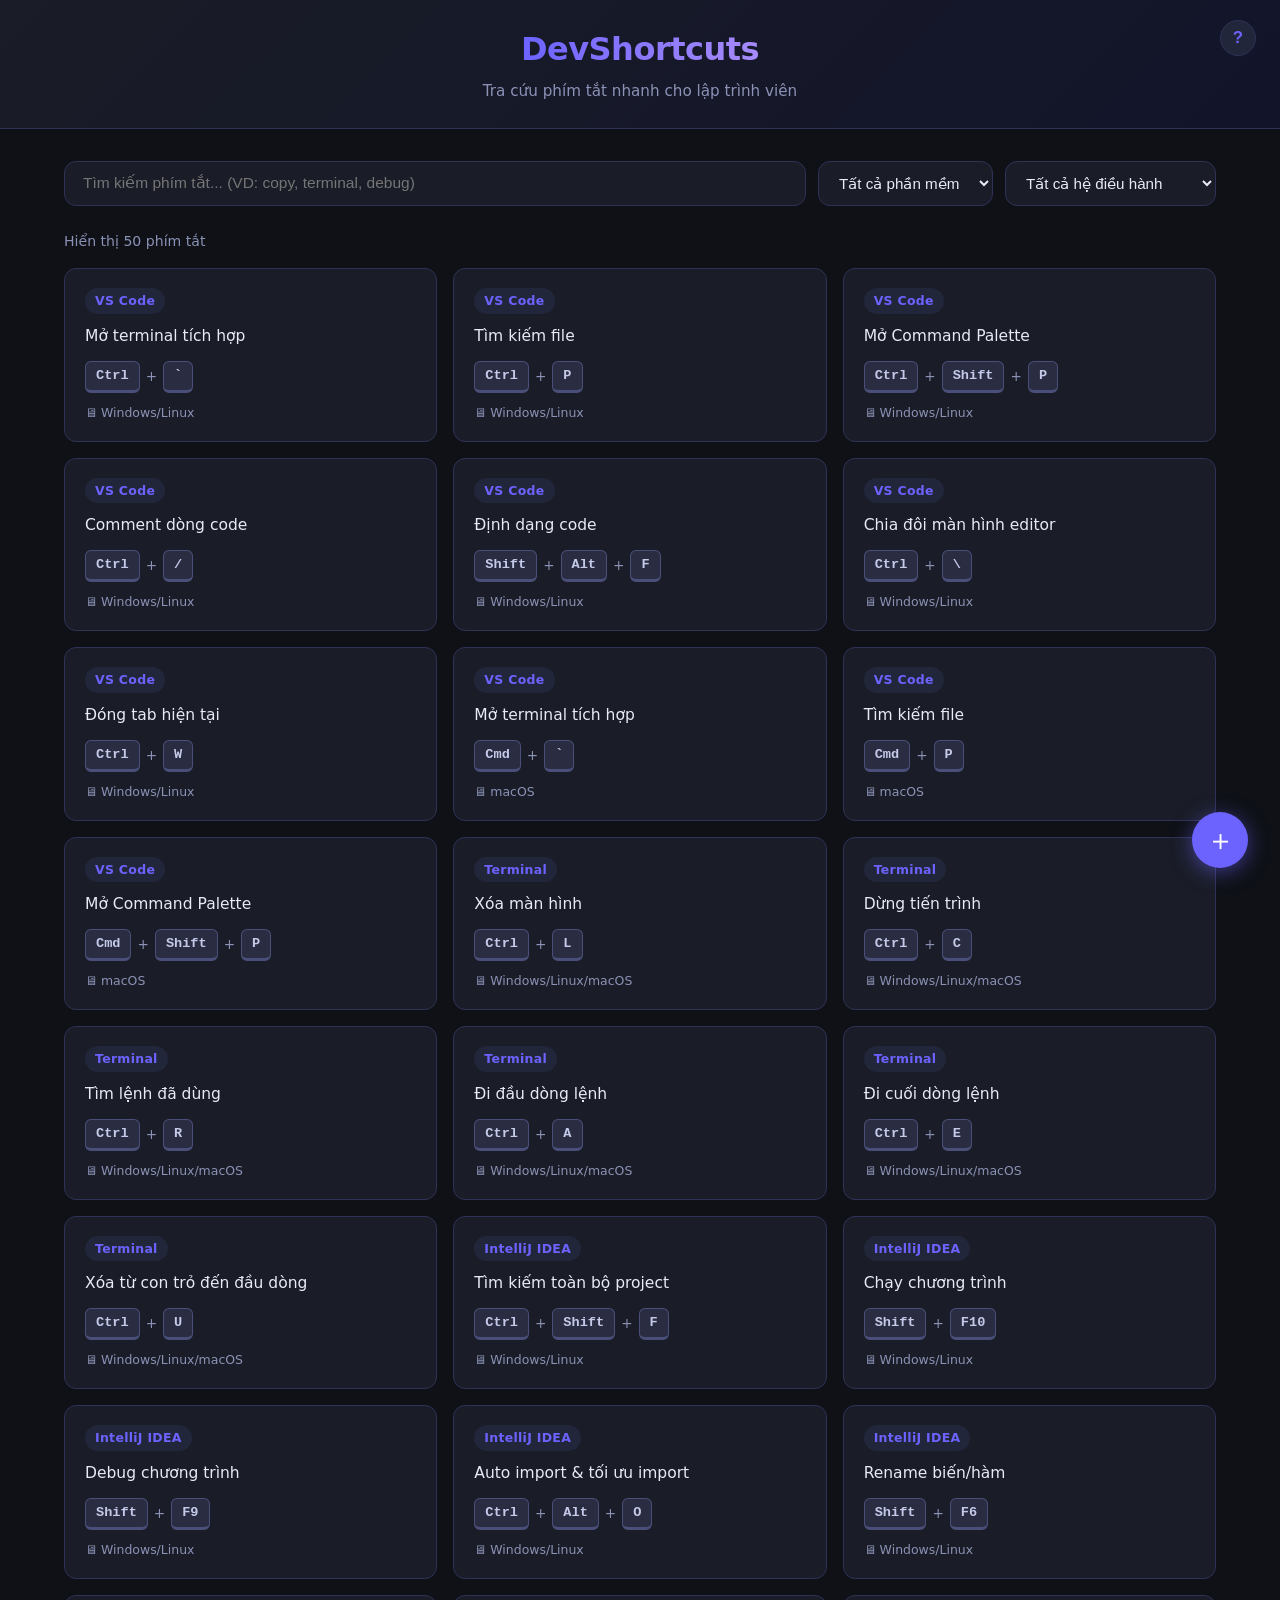
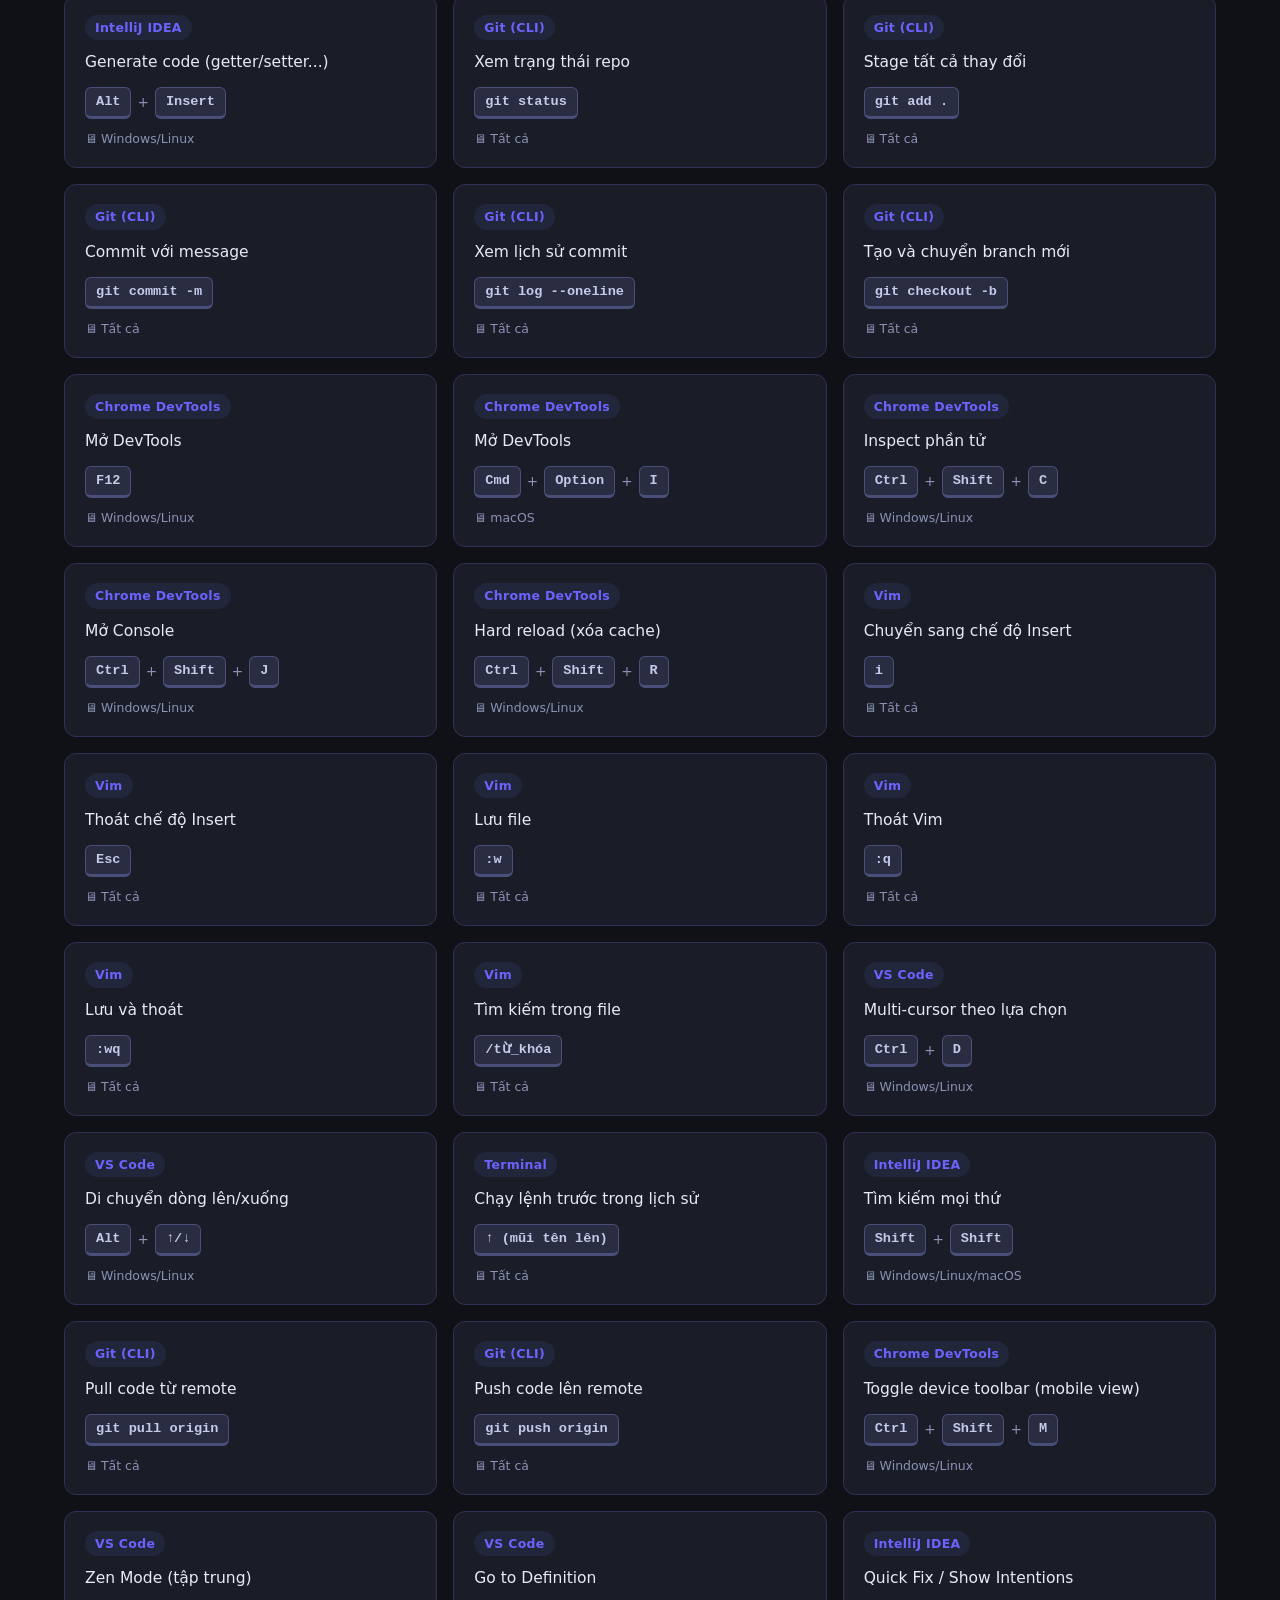
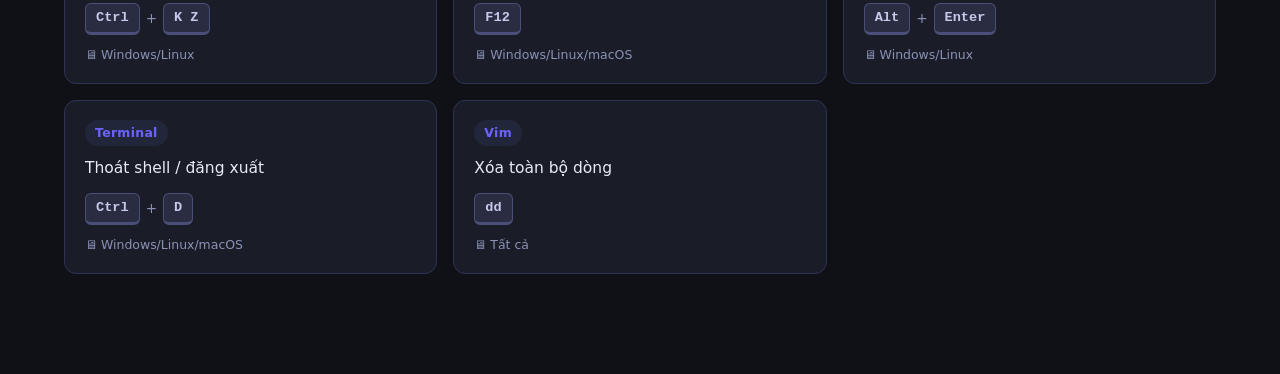
<file: src/index.html>
<!DOCTYPE html>
<html lang="vi">
<head>
  <meta charset="UTF-8" />
  <meta name="viewport" content="width=device-width, initial-scale=1.0"/>
  <title>Sổ Tay Phím Tắt Lập Trình Viên</title>
  <link rel="stylesheet" href="style.css" />
</head>
<body>
  <header>
    <div class="header-inner">
      <div class="logo">DevShortcuts</div>
      <p class="subtitle">Tra cứu phím tắt nhanh cho lập trình viên</p>
    </div>
    <button class="help-btn" id="helpBtn" title="Trợ giúp">?</button>
  </header>

  <main>
    <section class="search-bar">
      <input type="text" id="searchInput" placeholder="Tìm kiếm phím tắt... (VD: copy, terminal, debug)" />
      <select id="softwareFilter">
        <option value="">Tất cả phần mềm</option>
      </select>
      <select id="osFilter">
        <option value="">Tất cả hệ điều hành</option>
      </select>
    </section>

    <section class="results">
      <div class="results-meta" id="resultsMeta"></div>
      <div id="shortcutGrid" class="shortcut-grid"></div>
      <div id="noResult" class="no-result hidden">
        <span>😕</span>
        <p>Không tìm thấy phím tắt nào phù hợp.</p>
        <button id="btnAddFromNoResult">+ Thêm phím tắt của bạn</button>
      </div>
    </section>

    <button class="fab" id="fabAdd" title="Thêm phím tắt mới">＋</button>
  </main>

  <!-- Modal thêm phím tắt -->
  <div class="modal-overlay hidden" id="modalOverlay">
    <div class="modal">
      <h2>Thêm Phím Tắt Mới</h2>
      <form id="addForm">
        <label>Phần mềm <span class="required">*</span>
          <input type="text" id="fSoftware" placeholder="VD: VS Code, Terminal..." required />
        </label>
        <label>Chức năng <span class="required">*</span>
          <input type="text" id="fAction" placeholder="VD: Mở terminal tích hợp" required />
        </label>
        <label>Tổ hợp phím <span class="required">*</span>
          <input type="text" id="fKeys" placeholder="VD: Ctrl + \` " required />
        </label>
        <label>Hệ điều hành
          <select id="fOs">
            <option value="Windows/Linux">Windows/Linux</option>
            <option value="macOS">macOS</option>
            <option value="Tất cả">Tất cả</option>
          </select>
        </label>
        <div id="formError" class="form-error hidden"></div>
        <div class="modal-actions">
          <button type="button" id="btnCancel">Hủy</button>
          <button type="submit">Lưu phím tắt</button>
        </div>
      </form>
    </div>
  </div>

  <!-- Modal trợ giúp -->
  <div class="modal-overlay hidden" id="helpOverlay">
    <div class="modal help-modal">
      <div class="help-header">
        <h2>Hướng dẫn sử dụng</h2>
        <button class="close-btn" id="helpClose">✕</button>
      </div>

      <div class="help-section">
        <div>
          <h3>Tìm kiếm phím tắt</h3>
          <p>Nhập từ khóa vào ô tìm kiếm để tìm theo <strong>tên chức năng</strong>, <strong>tổ hợp phím</strong> hoặc <strong>tên phần mềm</strong>.</p>
          <div class="help-example">VD: gõ "copy", "Ctrl", "debug"...</div>
        </div>
      </div>

      <div class="help-section">
        <div>
          <h3>Lọc theo phần mềm / hệ điều hành</h3>
          <p>Dùng 2 dropdown bên phải thanh tìm kiếm để thu hẹp kết quả theo <strong>phần mềm</strong> cụ thể hoặc <strong>hệ điều hành</strong> (Windows, macOS...).</p>
        </div>
      </div>

      <div class="help-section">
        <div>
          <h3>Thêm phím tắt tùy chỉnh</h3>
          <p>Nhấn nút <strong>＋</strong> ở góc dưới phải để thêm phím tắt của riêng bạn. Phím tắt tùy chỉnh được lưu trên trình duyệt và hiển thị nhãn <em>✦ Tùy chỉnh</em>.</p>
          <div class="help-note">Phím tắt trùng lặp (cùng phần mềm + cùng tổ hợp phím) sẽ không được thêm.</div>
        </div>
      </div>

      <div class="help-section">
        <div>
          <h3>Lưu trữ dữ liệu</h3>
          <p>50 phím tắt mặc định được tải từ file <code>data.json</code>. Phím tắt tùy chỉnh lưu vào <code>localStorage</code> của trình duyệt — dữ liệu vẫn còn sau khi tắt tab.</p>
        </div>
      </div>

      <div class="help-section">
        <div>
          <h3>Phần mềm được hỗ trợ</h3>
          <div class="help-tags">
            <span class="htag">VS Code</span>
            <span class="htag">Terminal</span>
            <span class="htag">IntelliJ IDEA</span>
            <span class="htag">Git (CLI)</span>
            <span class="htag">Chrome DevTools</span>
            <span class="htag">Vim</span>
            <span class="htag">+ Tùy chỉnh</span>
          </div>
        </div>
      </div>
    </div>
  </div>

  <script src="app.js"></script>
</body>
</html>
</file>
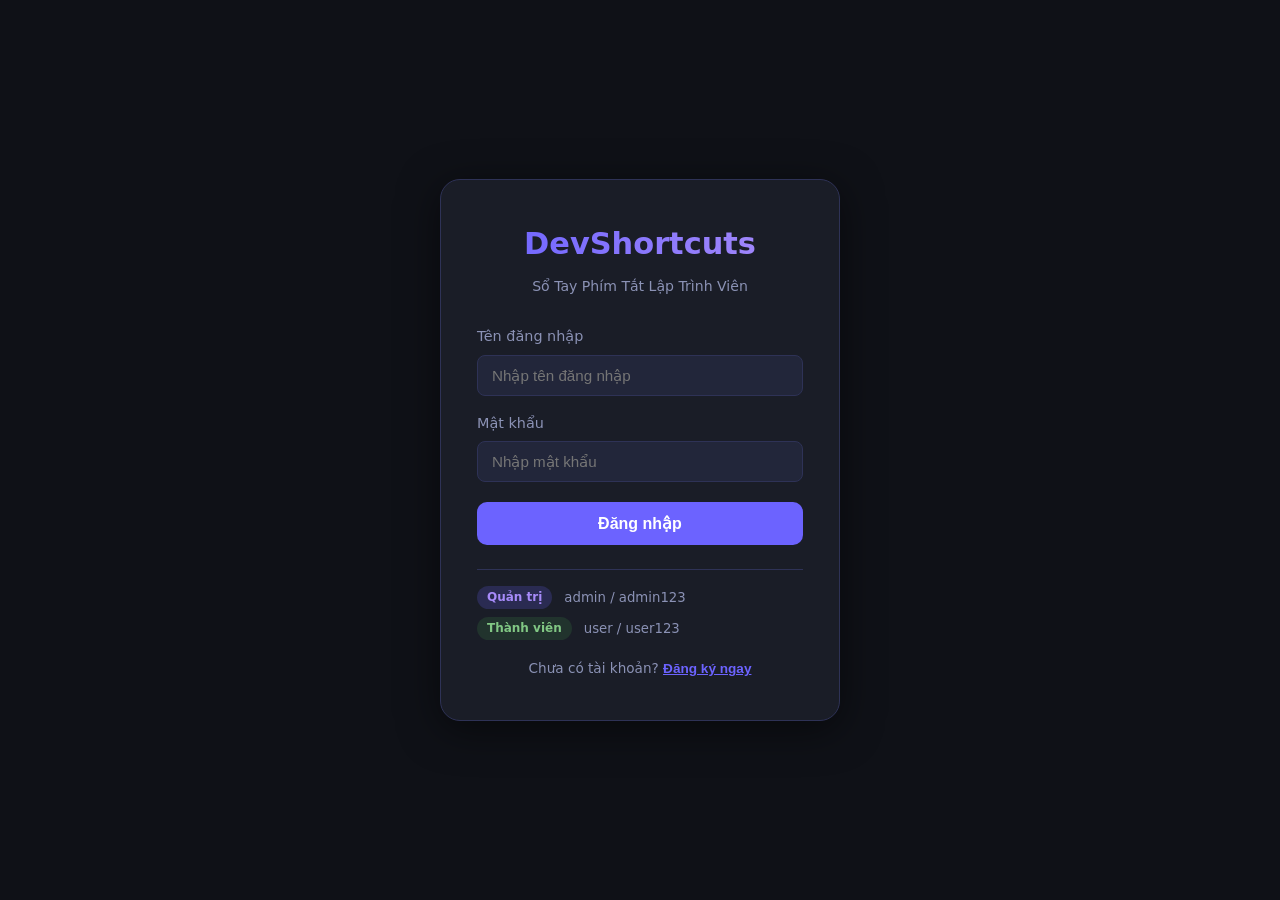
<file: Nhom_12/Code/src/index.html>
<!DOCTYPE html>
<html lang="vi">
<head>
  <meta charset="UTF-8" />
  <meta name="viewport" content="width=device-width, initial-scale=1.0"/>
  <title>DevShortcuts - Sổ Tay Phím Tắt</title>
  <link rel="stylesheet" href="css/style.css" />
</head>
<body>

  <div id="loginPage">
    <div class="login-card">
      <div class="login-logo">DevShortcuts</div>
      <p class="login-subtitle">Sổ Tay Phím Tắt Lập Trình Viên</p>
      <form id="loginForm" autocomplete="off">
        <div id="loginError" class="form-error hidden"></div>
        <label>Tên đăng nhập
          <input type="text" id="loginUsername" placeholder="Nhập tên đăng nhập" autocomplete="off" spellcheck="false" />
        </label>
        <label>Mật khẩu
          <input type="password" id="loginPassword" placeholder="Nhập mật khẩu" autocomplete="new-password" />
        </label>
        <button type="submit" class="btn-login">Đăng nhập</button>
      </form>
      <div class="login-hint">
        <div class="hint-row"><span class="hint-role admin-role">Quản trị</span><span>admin / admin123</span></div>
        <div class="hint-row"><span class="hint-role user-role">Thành viên</span><span>user / user123</span></div>
      </div>
      <p class="register-link">Chưa có tài khoản? <button type="button" id="goRegister">Đăng ký ngay</button></p>
    </div>
  </div>

  <div id="registerPage" class="hidden">
    <div class="login-card">
      <div class="login-logo">DevShortcuts</div>
      <p class="login-subtitle">Tạo tài khoản mới</p>
      <form id="registerForm" autocomplete="off">
        <div id="registerError"  class="form-error hidden"></div>
        <div id="registerSuccess" class="form-success hidden"></div>
        <label>Tên đăng nhập <span class="required">*</span>
          <input type="text" id="regUsername" placeholder="Chỉ chứa chữ cái và số, không dấu cách" autocomplete="off" spellcheck="false" />
        </label>
        <label>Mật khẩu <span class="required">*</span>
          <input type="password" id="regPassword" placeholder="Tối thiểu 6 ký tự" autocomplete="new-password" />
        </label>
        <label>Nhập lại mật khẩu <span class="required">*</span>
          <input type="password" id="regConfirm" placeholder="Nhập lại mật khẩu" autocomplete="new-password" />
        </label>
        <div class="role-notice">Tài khoản mới sẽ được phân quyền: <span class="hint-role user-role" style="font-size:0.8rem">Người dùng</span></div>
        <button type="submit" class="btn-login">Đăng ký</button>
      </form>
      <p class="register-link">Đã có tài khoản? <button type="button" id="goLogin">Đăng nhập</button></p>
    </div>
  </div>

  <div id="appPage" class="hidden">
    <header>
      <div class="header-inner">
        <div class="logo">DevShortcuts</div>
        <p class="subtitle">Tra cứu phím tắt nhanh cho lập trình viên</p>
      </div>
      <div class="header-actions">
        <span id="userBadge" class="user-badge"></span>
        <button class="help-btn" id="helpBtn" title="Trợ giúp">?</button>
        <button class="logout-btn" id="logoutBtn">Đăng xuất</button>
      </div>
    </header>

    <main>
      <section class="search-bar">
        <input type="text" id="searchInput" placeholder="Tìm kiếm phím tắt... (VD: copy, terminal, debug)" />
        <select id="softwareFilter"><option value="">Tất cả phần mềm</option></select>
        <select id="osFilter"><option value="">Lọc theo mặc định</option></select>
        <select id="sortFilter">
          <option value="">Sắp xếp mặc định</option>
          <option value="software">A-Z theo phần mềm</option>
          <option value="action">A-Z theo chức năng</option>
          <option value="newest">Mới nhất trước</option>
          <option value="oldest">Cũ nhất trước</option>
        </select>
        <select id="statusFilter" class="hidden">
          <option value="all">Tất cả trạng thái</option>
          <option value="pending">Chờ duyệt</option>
          <option value="approved">Đã duyệt</option>
        </select>
      </section>

      <section class="results">
        <div class="results-meta" id="resultsMeta"></div>
        <div id="shortcutGrid" class="shortcut-grid"></div>
        <div id="noResult" class="no-result hidden">
          <span>&#128533;</span>
          <p>Không tìm thấy phím tắt nào phù hợp.</p>
          <button id="btnAddFromNoResult">+ Thêm phím tắt của bạn</button>
        </div>
      </section>

      <button class="fab" id="fabAdd" title="Thêm phím tắt mới">&#xff0b;</button>
      <button class="fab fab-edit hidden" id="fabEdit" title="Chế độ chỉnh sửa">&#9998;</button>
    </main>

    <div class="edit-action-bar hidden" id="editActionBar">
      <span id="selectedCount">0 đã chọn</span>
      <div class="actions">
        <button class="btn-update" id="btnUpdateSelected">Sửa</button>
        <button class="btn-delete" id="btnDeleteSelected">Xóa</button>
        <button class="btn-cancel" id="btnCancelEdit">Hủy</button>
      </div>
    </div>

    <div class="modal-overlay hidden" id="modalOverlay">
      <div class="modal">
        <h2 id="modalTitle">Thêm Phím Tắt Mới</h2>
        <form id="addForm">
          <label>Phần mềm <span class="required">*</span>
            <input type="text" id="fSoftware" placeholder="VD: VS Code, Terminal..." required />
          </label>
          <label>Chức năng <span class="required">*</span>
            <input type="text" id="fAction" placeholder="VD: Mở terminal tích hợp" required />
          </label>
          <label>Tổ hợp phím <span class="required">*</span>
            <input type="text" id="fKeys" placeholder="VD: Ctrl + P" required />
          </label>
          <label>Hệ điều hành
            <select id="fOs">
              <option value="Windows/Linux">Windows/Linux</option>
              <option value="macOS">macOS</option>
              <option value="Windows/Linux/macOS">Windows/Linux/macOS</option>
            </select>
          </label>
          <div id="formError" class="form-error hidden"></div>
          <div class="modal-actions">
            <button type="button" id="btnCancel">Hủy</button>
            <button type="submit" id="btnSubmit">Lưu phím tắt</button>
          </div>
        </form>
      </div>
    </div>

    <div class="modal-overlay hidden" id="helpOverlay">
      <div class="modal help-modal">
        <div class="help-header">
          <h2>Hướng dẫn sử dụng</h2>
          <button class="close-btn" id="helpClose">&#10005;</button>
        </div>
        <div class="help-section">
          <div>
            <h3>Tìm kiếm phím tắt</h3>
            <p>Nhập từ khóa để tìm theo <strong>tên chức năng</strong>, <strong>tổ hợp phím</strong> hoặc <strong>tên phần mềm</strong>.</p>
            <div class="help-example">VD: gõ "copy", "Ctrl", "debug"...</div>
          </div>
        </div>
        <div class="help-section">
          <div>
            <h3>Lọc và sắp xếp</h3>
            <p>Dùng danh sách chọn để lọc theo <strong>phần mềm</strong>, <strong>hệ điều hành</strong> và sắp xếp A-Z.</p>
          </div>
        </div>
        <div class="help-section">
          <div>
            <h3>Thêm phím tắt tùy chỉnh</h3>
            <p>Nhấn nút <strong>+</strong> góc dưới phải. Phím tắt tùy chỉnh được lưu vào <code>localStorage</code>.</p>
            <div class="help-note">Lưu ý: Phím tắt trùng lặp sẽ không được thêm.</div>
          </div>
        </div>
        <div class="help-section admin-only-help hidden" id="adminHelpSection">
          <div>
            <h3>Chế độ chỉnh sửa (Dành cho Quản trị)</h3>
            <p>Nhấn biểu tượng cây bút <strong>&#9998;</strong> để bật chế độ quản lý. Chọn các thẻ phím tắt rồi nhấn <strong>Sửa</strong> hoặc <strong>Xóa</strong>.</p>
          </div>
        </div>
        <div class="help-shortcut-tip">
          <span>Mẹo:</span> Nhấn <kbd>Esc</kbd> hoặc nhấn ra ngoài vùng hộp thoại để đóng.
        </div>
      </div>
    </div>
  </div>

  <script src="js/globals.js"></script>
  <script src="js/auth.js"></script>
  <script src="js/data.js"></script>
  <script src="js/render.js"></script>
  <script src="js/ui.js"></script>
</body>
</html>
</file>
<file: src/style.css>
/* ===== Reset & Base ===== */
*, *::before, *::after { box-sizing: border-box; margin: 0; padding: 0; }

:root {
  --bg: #0f1117;
  --surface: #1a1d27;
  --surface2: #22263a;
  --accent: #6c63ff;
  --accent-hover: #8b85ff;
  --text: #e8eaf6;
  --text-muted: #8b92b5;
  --border: #2e3256;
  --success: #4caf50;
  --error: #f44336;
  --key-bg: #2a2d42;
  --key-border: #4a4f7a;
  --radius: 12px;
  --shadow: 0 4px 24px rgba(0,0,0,0.4);
}

body {
  background: var(--bg);
  color: var(--text);
  font-family: 'Segoe UI', system-ui, -apple-system, sans-serif;
  min-height: 100vh;
  line-height: 1.6;
}

/* ===== Header ===== */
header {
  background: linear-gradient(135deg, #1a1d27 0%, #12142a 100%);
  border-bottom: 1px solid var(--border);
  padding: 24px 32px;
  text-align: center;
}
.logo {
  font-size: 2rem;
  font-weight: 700;
  background: linear-gradient(90deg, var(--accent), #a78bfa);
  -webkit-background-clip: text;
  -webkit-text-fill-color: transparent;
  background-clip: text;
  letter-spacing: -0.5px;
}
.subtitle {
  color: var(--text-muted);
  font-size: 0.95rem;
  margin-top: 4px;
}

/* ===== Main ===== */
main {
  max-width: 1200px;
  margin: 0 auto;
  padding: 32px 24px 100px;
}

/* ===== Search Bar ===== */
.search-bar {
  display: flex;
  gap: 12px;
  margin-bottom: 24px;
  flex-wrap: wrap;
}
.search-bar input[type="text"] {
  flex: 1;
  min-width: 240px;
  padding: 12px 18px;
  background: var(--surface);
  border: 1px solid var(--border);
  border-radius: var(--radius);
  color: var(--text);
  font-size: 0.97rem;
  outline: none;
  transition: border-color 0.2s;
}
.search-bar input[type="text"]:focus { border-color: var(--accent); }
.search-bar select {
  padding: 12px 16px;
  background: var(--surface);
  border: 1px solid var(--border);
  border-radius: var(--radius);
  color: var(--text);
  font-size: 0.95rem;
  cursor: pointer;
  outline: none;
}
.search-bar select:focus { border-color: var(--accent); }

/* ===== Results Meta ===== */
.results-meta {
  color: var(--text-muted);
  font-size: 0.88rem;
  margin-bottom: 16px;
  min-height: 20px;
}

/* ===== Grid ===== */
.shortcut-grid {
  display: grid;
  grid-template-columns: repeat(auto-fill, minmax(300px, 1fr));
  gap: 16px;
}

/* ===== Card ===== */
.card {
  background: var(--surface);
  border: 1px solid var(--border);
  border-radius: var(--radius);
  padding: 18px 20px;
  transition: transform 0.15s, border-color 0.15s, box-shadow 0.15s;
  position: relative;
}
.card:hover {
  transform: translateY(-2px);
  border-color: var(--accent);
  box-shadow: 0 6px 24px rgba(108,99,255,0.15);
}
.card-software {
  display: inline-block;
  background: var(--surface2);
  color: var(--accent);
  font-size: 0.78rem;
  font-weight: 600;
  padding: 3px 10px;
  border-radius: 20px;
  margin-bottom: 10px;
  letter-spacing: 0.3px;
}
.card-software.custom-tag {
  background: rgba(76,175,80,0.15);
  color: #81c784;
}
.card-action {
  font-size: 0.97rem;
  font-weight: 500;
  color: var(--text);
  margin-bottom: 12px;
}
.card-keys {
  display: flex;
  align-items: center;
  gap: 6px;
  flex-wrap: wrap;
  margin-bottom: 10px;
}
.key-badge {
  display: inline-flex;
  align-items: center;
  background: var(--key-bg);
  border: 1px solid var(--key-border);
  border-bottom: 3px solid var(--key-border);
  border-radius: 6px;
  padding: 3px 10px;
  font-family: 'Consolas', 'Courier New', monospace;
  font-size: 0.85rem;
  color: #c5cae9;
  font-weight: 600;
}
.key-plus { color: var(--text-muted); font-size: 0.85rem; }
.card-os {
  font-size: 0.78rem;
  color: var(--text-muted);
}
.card-custom-badge {
  position: absolute;
  top: 12px;
  right: 14px;
  background: rgba(76,175,80,0.2);
  color: #81c784;
  font-size: 0.7rem;
  padding: 2px 8px;
  border-radius: 20px;
  font-weight: 600;
}

/* ===== No Result ===== */
.no-result {
  text-align: center;
  padding: 60px 20px;
  color: var(--text-muted);
}
.no-result span { font-size: 3rem; display: block; margin-bottom: 12px; }
.no-result p { margin-bottom: 20px; font-size: 1rem; }
.no-result button {
  background: var(--accent);
  color: #fff;
  border: none;
  padding: 10px 22px;
  border-radius: var(--radius);
  font-size: 0.95rem;
  cursor: pointer;
  transition: background 0.2s;
}
.no-result button:hover { background: var(--accent-hover); }

/* ===== FAB ===== */
.fab {
  position: fixed;
  bottom: 32px;
  right: 32px;
  width: 56px;
  height: 56px;
  background: var(--accent);
  color: #fff;
  border: none;
  border-radius: 50%;
  font-size: 1.8rem;
  line-height: 1;
  cursor: pointer;
  box-shadow: 0 4px 20px rgba(108,99,255,0.5);
  transition: background 0.2s, transform 0.15s;
  z-index: 100;
  display: flex;
  align-items: center;
  justify-content: center;
}
.fab:hover { background: var(--accent-hover); transform: scale(1.08); }

/* ===== Modal ===== */
.modal-overlay {
  position: fixed;
  inset: 0;
  background: rgba(0,0,0,0.65);
  backdrop-filter: blur(4px);
  display: flex;
  align-items: center;
  justify-content: center;
  z-index: 200;
  padding: 20px;
}
.modal {
  background: var(--surface);
  border: 1px solid var(--border);
  border-radius: 16px;
  padding: 32px;
  width: 100%;
  max-width: 480px;
  box-shadow: var(--shadow);
}
.modal h2 {
  font-size: 1.2rem;
  font-weight: 700;
  margin-bottom: 24px;
  color: var(--text);
}
.modal label {
  display: flex;
  flex-direction: column;
  gap: 6px;
  font-size: 0.9rem;
  color: var(--text-muted);
  margin-bottom: 16px;
}
.required { color: #f44336; }
.modal input, .modal select {
  background: var(--surface2);
  border: 1px solid var(--border);
  border-radius: 8px;
  color: var(--text);
  padding: 10px 14px;
  font-size: 0.95rem;
  outline: none;
  transition: border-color 0.2s;
}
.modal input:focus, .modal select:focus { border-color: var(--accent); }
.modal-actions {
  display: flex;
  gap: 12px;
  justify-content: flex-end;
  margin-top: 8px;
}
.modal-actions button {
  padding: 10px 24px;
  border-radius: 8px;
  font-size: 0.95rem;
  cursor: pointer;
  border: none;
  font-weight: 600;
  transition: background 0.2s;
}
.modal-actions button[type="button"] {
  background: var(--surface2);
  color: var(--text-muted);
}
.modal-actions button[type="button"]:hover { background: var(--border); }
.modal-actions button[type="submit"] {
  background: var(--accent);
  color: #fff;
}
.modal-actions button[type="submit"]:hover { background: var(--accent-hover); }
.form-error {
  background: rgba(244,67,54,0.1);
  border: 1px solid rgba(244,67,54,0.3);
  color: #ef9a9a;
  border-radius: 8px;
  padding: 10px 14px;
  font-size: 0.88rem;
  margin-bottom: 8px;
}

/* ===== Utility ===== */
.hidden { display: none !important; }

/* ===== Responsive ===== */
@media (max-width: 600px) {
  main { padding: 20px 16px 100px; }
  .search-bar { flex-direction: column; }
  .shortcut-grid { grid-template-columns: 1fr; }
}

/* ===== Help Button ===== */
.header-inner {
  display: flex;
  flex-direction: column;
  align-items: center;
}
header {
  position: relative;
}
.help-btn {
  position: absolute;
  top: 20px;
  right: 24px;
  width: 36px;
  height: 36px;
  background: var(--surface2);
  border: 1.5px solid var(--border);
  border-radius: 50%;
  color: var(--accent);
  font-size: 1.05rem;
  font-weight: 700;
  cursor: pointer;
  transition: background 0.2s, border-color 0.2s, transform 0.15s;
  display: flex;
  align-items: center;
  justify-content: center;
}
.help-btn:hover {
  background: var(--accent);
  color: #fff;
  border-color: var(--accent);
  transform: scale(1.1);
}

/* ===== Help Modal ===== */
.help-modal {
  max-width: 540px;
  max-height: 85vh;
  overflow-y: auto;
  padding: 28px 32px;
}
.help-header {
  display: flex;
  align-items: center;
  justify-content: space-between;
  margin-bottom: 24px;
}
.help-header h2 {
  font-size: 1.15rem;
  margin-bottom: 0;
}
.close-btn {
  background: var(--surface2);
  border: 1px solid var(--border);
  color: var(--text-muted);
  width: 32px;
  height: 32px;
  border-radius: 8px;
  font-size: 0.9rem;
  cursor: pointer;
  display: flex;
  align-items: center;
  justify-content: center;
  transition: background 0.2s, color 0.2s;
}
.close-btn:hover { background: var(--border); color: var(--text); }

.help-section {
  display: flex;
  gap: 16px;
  align-items: flex-start;
  padding: 16px 0;
  border-bottom: 1px solid var(--border);
}
.help-section:last-of-type { border-bottom: none; }
.help-section h3 {
  font-size: 0.95rem;
  font-weight: 600;
  margin-bottom: 6px;
  color: var(--text);
}
.help-section p {
  font-size: 0.88rem;
  color: var(--text-muted);
  line-height: 1.6;
}
.help-section strong { color: var(--text); }
.help-section em { color: #81c784; font-style: normal; }
.help-section code {
  background: var(--key-bg);
  border: 1px solid var(--key-border);
  border-radius: 4px;
  padding: 1px 6px;
  font-size: 0.82rem;
  font-family: 'Consolas', monospace;
  color: #c5cae9;
}
.help-example {
  margin-top: 8px;
  background: var(--surface2);
  border-left: 3px solid var(--accent);
  padding: 6px 12px;
  border-radius: 0 6px 6px 0;
  font-size: 0.83rem;
  color: var(--text-muted);
}
.help-note {
  margin-top: 8px;
  background: rgba(244,67,54,0.08);
  border: 1px solid rgba(244,67,54,0.2);
  border-radius: 6px;
  padding: 7px 12px;
  font-size: 0.82rem;
  color: #ef9a9a;
}
.help-tags {
  display: flex;
  flex-wrap: wrap;
  gap: 8px;
  margin-top: 8px;
}
.htag {
  background: var(--surface2);
  border: 1px solid var(--border);
  color: var(--accent);
  border-radius: 20px;
  padding: 3px 12px;
  font-size: 0.8rem;
  font-weight: 500;
}
</file>
<file: Nhom_12/Code/src/css/style.css>
/* Reset & Base */
*, *::before, *::after { box-sizing: border-box; margin: 0; padding: 0; }

:root {
  --bg: #0f1117;
  --surface: #1a1d27;
  --surface2: #22263a;
  --accent: #6c63ff;
  --accent-hover: #8b85ff;
  --text: #e8eaf6;
  --text-muted: #8b92b5;
  --border: #2e3256;
  --success: #4caf50;
  --error: #f44336;
  --key-bg: #2a2d42;
  --key-border: #4a4f7a;
  --radius: 12px;
  --shadow: 0 4px 24px rgba(0,0,0,0.4);
}

body {
  background: var(--bg);
  color: var(--text);
  font-family: 'Segoe UI', system-ui, -apple-system, sans-serif;
  min-height: 100vh;
  line-height: 1.6;
}

/* Header */
header {
  background: linear-gradient(135deg, #1a1d27 0%, #12142a 100%);
  border-bottom: 1px solid var(--border);
  padding: 24px 32px;
  text-align: center;
}
.logo {
  font-size: 2rem;
  font-weight: 700;
  background: linear-gradient(90deg, var(--accent), #a78bfa);
  -webkit-background-clip: text;
  -webkit-text-fill-color: transparent;
  background-clip: text;
  letter-spacing: -0.5px;
}
.subtitle {
  color: var(--text-muted);
  font-size: 0.95rem;
  margin-top: 4px;
}

/* Main */
main {
  max-width: 1200px;
  margin: 0 auto;
  padding: 32px 24px 100px;
}

/* Search Bar */
.search-bar {
  display: flex;
  gap: 12px;
  margin-bottom: 24px;
  flex-wrap: wrap;
}
.search-bar input[type="text"] {
  flex: 1;
  min-width: 240px;
  padding: 12px 18px;
  background: var(--surface);
  border: 1px solid var(--border);
  border-radius: var(--radius);
  color: var(--text);
  font-size: 0.97rem;
  outline: none;
  transition: border-color 0.2s;
}
.search-bar input[type="text"]:focus { border-color: var(--accent); }
.search-bar select {
  padding: 12px 16px;
  background: var(--surface);
  border: 1px solid var(--border);
  border-radius: var(--radius);
  color: var(--text);
  font-size: 0.95rem;
  cursor: pointer;
  outline: none;
}
.search-bar select:focus { border-color: var(--accent); }

/* Results Meta */
.results-meta {
  color: var(--text-muted);
  font-size: 0.88rem;
  margin-bottom: 16px;
  min-height: 20px;
}

/* Grid */
.shortcut-grid {
  display: grid;
  grid-template-columns: repeat(auto-fill, minmax(300px, 1fr));
  gap: 16px;
}

/* Card */
.card {
  background: var(--surface);
  border: 1px solid var(--border);
  border-radius: var(--radius);
  padding: 18px 20px;
  transition: transform 0.15s, border-color 0.15s, box-shadow 0.15s;
  position: relative;
}
.card:hover {
  transform: translateY(-2px);
  border-color: var(--accent);
  box-shadow: 0 6px 24px rgba(108,99,255,0.15);
}
.card-software {
  display: inline-block;
  background: var(--surface2);
  color: var(--accent);
  font-size: 0.78rem;
  font-weight: 600;
  padding: 3px 10px;
  border-radius: 20px;
  margin-bottom: 10px;
  letter-spacing: 0.3px;
}
.card-software.custom-tag {
  background: rgba(76,175,80,0.15);
  color: #81c784;
}
.card-action {
  font-size: 0.97rem;
  font-weight: 500;
  color: var(--text);
  margin-bottom: 12px;
}
.card-keys {
  display: flex;
  align-items: center;
  gap: 6px;
  flex-wrap: wrap;
  margin-bottom: 10px;
}
.key-badge {
  display: inline-flex;
  align-items: center;
  background: var(--key-bg);
  border: 1px solid var(--key-border);
  border-bottom: 3px solid var(--key-border);
  border-radius: 6px;
  padding: 3px 10px;
  font-family: 'Consolas', 'Courier New', monospace;
  font-size: 0.85rem;
  color: #c5cae9;
  font-weight: 600;
}
.key-plus { color: var(--text-muted); font-size: 0.85rem; }
.card-os {
  font-size: 0.78rem;
  color: var(--text-muted);
}
.card-custom-badge {
  position: absolute;
  top: 12px;
  right: 14px;
  background: rgba(76,175,80,0.2);
  color: #81c784;
  font-size: 0.7rem;
  padding: 2px 8px;
  border-radius: 20px;
  font-weight: 600;
}

/* No Result */
.no-result {
  text-align: center;
  padding: 60px 20px;
  color: var(--text-muted);
}
.no-result span { font-size: 3rem; display: block; margin-bottom: 12px; }
.no-result p { margin-bottom: 20px; font-size: 1rem; }
.no-result button {
  background: var(--accent);
  color: #fff;
  border: none;
  padding: 10px 22px;
  border-radius: var(--radius);
  font-size: 0.95rem;
  cursor: pointer;
  transition: background 0.2s;
}
.no-result button:hover { background: var(--accent-hover); }

/* FAB */
.fab {
  position: fixed;
  bottom: 32px;
  right: 32px;
  width: 56px;
  height: 56px;
  background: var(--accent);
  color: #fff;
  border: none;
  border-radius: 50%;
  font-size: 1.8rem;
  line-height: 1;
  cursor: pointer;
  box-shadow: 0 4px 20px rgba(108,99,255,0.5);
  transition: background 0.2s, transform 0.15s;
  z-index: 100;
  display: flex;
  align-items: center;
  justify-content: center;
}
.fab:hover { background: var(--accent-hover); transform: scale(1.08); }

/* Modal */
.modal-overlay {
  position: fixed;
  inset: 0;
  background: rgba(0,0,0,0.65);
  backdrop-filter: blur(4px);
  display: flex;
  align-items: center;
  justify-content: center;
  z-index: 200;
  padding: 20px;
}
.modal {
  background: var(--surface);
  border: 1px solid var(--border);
  border-radius: 16px;
  padding: 32px;
  width: 100%;
  max-width: 480px;
  box-shadow: var(--shadow);
}
.modal h2 {
  font-size: 1.2rem;
  font-weight: 700;
  margin-bottom: 24px;
  color: var(--text);
}
.modal label {
  display: flex;
  flex-direction: column;
  gap: 6px;
  font-size: 0.9rem;
  color: var(--text-muted);
  margin-bottom: 16px;
}
.required { color: #f44336; }
.modal input, .modal select {
  background: var(--surface2);
  border: 1px solid var(--border);
  border-radius: 8px;
  color: var(--text);
  padding: 10px 14px;
  font-size: 0.95rem;
  outline: none;
  transition: border-color 0.2s;
}
.modal input:focus, .modal select:focus { border-color: var(--accent); }
.modal-actions {
  display: flex;
  gap: 12px;
  justify-content: flex-end;
  margin-top: 8px;
}
.modal-actions button {
  padding: 10px 24px;
  border-radius: 8px;
  font-size: 0.95rem;
  cursor: pointer;
  border: none;
  font-weight: 600;
  transition: background 0.2s;
}
.modal-actions button[type="button"] {
  background: var(--surface2);
  color: var(--text-muted);
}
.modal-actions button[type="button"]:hover { background: var(--border); }
.modal-actions button[type="submit"] {
  background: var(--accent);
  color: #fff;
}
.modal-actions button[type="submit"]:hover { background: var(--accent-hover); }
.form-error {
  background: rgba(244,67,54,0.1);
  border: 1px solid rgba(244,67,54,0.3);
  color: #ef9a9a;
  border-radius: 8px;
  padding: 10px 14px;
  font-size: 0.88rem;
  margin-bottom: 8px;
}

/* Utility */
.hidden { display: none !important; }

/* Responsive */
@media (max-width: 600px) {
  main { padding: 20px 16px 100px; }
  .search-bar { flex-direction: column; }
  .shortcut-grid { grid-template-columns: 1fr; }
}

/* Help Button */
.header-inner {
  display: flex;
  flex-direction: column;
  align-items: center;
}
header {
  position: relative;
}
.help-btn {
  position: absolute;
  top: 50px;
  right: 24px;
  width: 36px;
  height: 36px;
  background: var(--surface2);
  border: 1.5px solid var(--border);
  border-radius: 50%;
  color: var(--accent);
  font-size: 1.05rem;
  font-weight: 700;
  cursor: pointer;
  transition: background 0.2s, border-color 0.2s, transform 0.15s;
  display: flex;
  align-items: center;
  justify-content: center;
}
.help-btn:hover {
  background: var(--accent);
  color: #fff;
  border-color: var(--accent);
  transform: scale(1.1);
}

/* Help Modal */
.help-modal {
  max-width: 540px;
  max-height: 85vh;
  overflow-y: auto;
  padding: 28px 32px;
}
.help-header {
  display: flex;
  align-items: center;
  justify-content: space-between;
  margin-bottom: 24px;
}
.help-header h2 {
  font-size: 1.15rem;
  margin-bottom: 0;
}
.close-btn {
  background: var(--surface2);
  border: 1px solid var(--border);
  color: var(--text-muted);
  width: 32px;
  height: 32px;
  border-radius: 8px;
  font-size: 0.9rem;
  cursor: pointer;
  display: flex;
  align-items: center;
  justify-content: center;
  transition: background 0.2s, color 0.2s;
}
.close-btn:hover { background: var(--border); color: var(--text); }

.help-section {
  display: flex;
  gap: 16px;
  align-items: flex-start;
  padding: 16px 0;
  border-bottom: 1px solid var(--border);
}
.help-section:last-of-type { border-bottom: none; }
.help-section h3 {
  font-size: 0.95rem;
  font-weight: 600;
  margin-bottom: 6px;
  color: var(--text);
}
.help-section p {
  font-size: 0.88rem;
  color: var(--text-muted);
  line-height: 1.6;
}
.help-section strong { color: var(--text); }
.help-section em { color: #81c784; font-style: normal; }
.help-section code {
  background: var(--key-bg);
  border: 1px solid var(--key-border);
  border-radius: 4px;
  padding: 1px 6px;
  font-size: 0.82rem;
  font-family: 'Consolas', monospace;
  color: #c5cae9;
}
.help-example {
  margin-top: 8px;
  background: var(--surface2);
  border-left: 3px solid var(--accent);
  padding: 6px 12px;
  border-radius: 0 6px 6px 0;
  font-size: 0.83rem;
  color: var(--text-muted);
}
.help-note {
  margin-top: 8px;
  background: rgba(244,67,54,0.08);
  border: 1px solid rgba(244,67,54,0.2);
  border-radius: 6px;
  padding: 7px 12px;
  font-size: 0.82rem;
  color: #ef9a9a;
}
.help-tags {
  display: flex;
  flex-wrap: wrap;
  gap: 8px;
  margin-top: 8px;
}
.htag {
  background: var(--surface2);
  border: 1px solid var(--border);
  color: var(--accent);
  border-radius: 20px;
  padding: 3px 12px;
  font-size: 0.8rem;
  font-weight: 500;
}
.help-shortcut-tip {
  margin-top: 18px;
  background: rgba(108,99,255,0.08);
  border: 1px solid rgba(108,99,255,0.2);
  border-radius: 8px;
  padding: 10px 16px;
  font-size: 0.85rem;
  color: var(--text-muted);
  display: flex;
  align-items: center;
  gap: 8px;
}
.help-shortcut-tip span { color: var(--accent); font-weight: 600; }
.help-shortcut-tip kbd {
  background: var(--key-bg);
  border: 1px solid var(--key-border);
  border-bottom: 2px solid var(--key-border);
  border-radius: 4px;
  padding: 1px 7px;
  font-family: monospace;
  font-size: 0.82rem;
  color: #c5cae9;
}

/* LOGIN PAGE */
#loginPage {
  min-height: 100vh;
  display: flex;
  align-items: center;
  justify-content: center;
  background: var(--bg);
  padding: 20px;
}
.login-card {
  background: var(--surface);
  border: 1px solid var(--border);
  border-radius: 20px;
  padding: 40px 36px;
  width: 100%;
  max-width: 400px;
  box-shadow: 0 8px 40px rgba(0,0,0,0.5);
}
.login-logo {
  font-size: 1.9rem;
  font-weight: 700;
  background: linear-gradient(90deg, var(--accent), #a78bfa);
  -webkit-background-clip: text;
  -webkit-text-fill-color: transparent;
  background-clip: text;
  text-align: center;
  margin-bottom: 6px;
}
.login-subtitle {
  text-align: center;
  color: var(--text-muted);
  font-size: 0.88rem;
  margin-bottom: 28px;
}
#loginForm label, #registerForm label {
  display: flex;
  flex-direction: column;
  gap: 6px;
  font-size: 0.9rem;
  color: var(--text-muted);
  margin-bottom: 16px;
}
#loginForm input, #registerForm input {
  background: var(--surface2);
  border: 1px solid var(--border);
  border-radius: 8px;
  color: var(--text);
  padding: 11px 14px;
  font-size: 0.95rem;
  outline: none;
  transition: border-color 0.2s;
}
#loginForm input:focus, #registerForm input:focus { border-color: var(--accent); }
.btn-login {
  width: 100%;
  padding: 12px;
  background: var(--accent);
  color: #fff;
  border: none;
  border-radius: 10px;
  font-size: 1rem;
  font-weight: 600;
  cursor: pointer;
  margin-top: 4px;
  transition: background 0.2s, transform 0.1s;
}
.btn-login:hover { background: var(--accent-hover); transform: translateY(-1px); }
.login-hint {
  margin-top: 24px;
  border-top: 1px solid var(--border);
  padding-top: 16px;
  display: flex;
  flex-direction: column;
  gap: 8px;
}
.hint-row {
  display: flex;
  align-items: center;
  gap: 12px;
  font-size: 0.83rem;
  color: var(--text-muted);
}
.hint-role {
  display: inline-block;
  padding: 2px 10px;
  border-radius: 20px;
  font-size: 0.75rem;
  font-weight: 700;
  min-width: 52px;
  text-align: center;
}
.admin-role { background: rgba(108,99,255,0.2); color: #a78bfa; }
.user-role  { background: rgba(76,175,80,0.15); color: #81c784; }

/* HEADER ACTIONS */
header { position: relative; }
.header-inner { display: flex; flex-direction: column; align-items: center; }
.header-actions {
  position: absolute;
  top: 18px;
  right: 20px;
  display: flex;
  align-items: center;
  gap: 10px;
}
.user-badge {
  font-size: 0.78rem;
  font-weight: 700;
  padding: 4px 12px;
  border-radius: 20px;
}
.user-badge.role-admin { background: rgba(108,99,255,0.2); color: #a78bfa; }
.user-badge.role-user  { background: rgba(76,175,80,0.15); color: #81c784; }
.logout-btn {
  background: var(--surface2);
  border: 1px solid var(--border);
  color: var(--text-muted);
  padding: 6px 14px;
  border-radius: 8px;
  font-size: 0.82rem;
  font-weight: 600;
  cursor: pointer;
  transition: background 0.2s, color 0.2s;
}
.logout-btn:hover {
  background: rgba(244,67,54,0.15);
  color: #ef9a9a;
  border-color: rgba(244,67,54,0.3);
}

/* HELP EXTRAS */
.help-icon { font-size: 1.4rem; min-width: 32px; text-align: center; margin-top: 2px; }
.help-note {
  margin-top: 8px;
  background: rgba(244,67,54,0.08);
  border: 1px solid rgba(244,67,54,0.2);
  border-radius: 6px;
  padding: 7px 12px;
  font-size: 0.82rem;
  color: #ef9a9a;
}
.help-example {
  margin-top: 8px;
  background: var(--surface2);
  border-left: 3px solid var(--accent);
  padding: 6px 12px;
  border-radius: 0 6px 6px 0;
  font-size: 0.83rem;
  color: var(--text-muted);
}
.help-shortcut-tip {
  margin-top: 18px;
  background: rgba(108,99,255,0.08);
  border: 1px solid rgba(108,99,255,0.2);
  border-radius: 8px;
  padding: 10px 16px;
  font-size: 0.85rem;
  color: var(--text-muted);
  display: flex;
  align-items: center;
  gap: 8px;
}
.help-shortcut-tip span { color: var(--accent); font-weight: 600; }
.help-shortcut-tip kbd {
  background: var(--key-bg);
  border: 1px solid var(--key-border);
  border-bottom: 2px solid var(--key-border);
  border-radius: 4px;
  padding: 1px 7px;
  font-family: monospace;
  font-size: 0.82rem;
  color: #c5cae9;
}

/* EDIT MODE / CARD */
.fab-edit { bottom: 100px; }
.card-checkbox {
  position: absolute;
  top: 14px; left: 14px;
  width: 22px; height: 22px;
  border-radius: 50%;
  border: 2px solid var(--text-muted);
  background: transparent;
  cursor: pointer;
  z-index: 10;
  display: none;
  transition: all 0.2s;
}
.card.edit-mode .card-checkbox { display: block; }
.card.edit-mode { padding-left: 48px; }
.card-checkbox.selected { background: var(--accent); border-color: var(--accent); }
.card.edit-mode.selected-card {
  border-color: var(--accent);
  background: rgba(108,99,255,0.05);
}
.delete-btn {
  position: absolute;
  bottom: 14px; right: 16px;
  background: rgba(244,67,54,0.12);
  border: 1px solid rgba(244,67,54,0.35);
  color: #ef9a9a;
  border-radius: 8px;
  padding: 4px 10px;
  font-size: 0.75rem;
  font-weight: 600;
  cursor: pointer;
  transition: background 0.2s;
}
.delete-btn:hover { background: rgba(244,67,54,0.25); }

/* EDIT ACTION BAR */
.edit-action-bar {
  position: fixed;
  bottom: 32px; left: 50%;
  transform: translateX(-50%);
  background: var(--surface);
  border: 1px solid var(--accent);
  padding: 12px 24px;
  border-radius: 30px;
  box-shadow: 0 10px 30px rgba(0,0,0,0.6);
  display: flex;
  align-items: center;
  gap: 20px;
  z-index: 300;
}
.edit-action-bar #selectedCount { font-weight: bold; color: var(--text); }
.edit-action-bar .actions { display: flex; gap: 10px; }
.edit-action-bar button {
  padding: 8px 16px;
  border-radius: 20px;
  border: none;
  cursor: pointer;
  font-weight: 600;
  font-size: 0.9rem;
}
.btn-update { background: var(--success); color: white; }
.btn-delete { background: var(--error); color: white; }
.btn-cancel { background: var(--surface2); color: var(--text); }

/* HIGHLIGHT */
mark {
  background: rgba(108,99,255,0.25);
  color: #fff;
  padding: 1px 4px;
  border-radius: 4px;
  font-weight: 600;
}
#sortFilter { min-width: 170px; }

/* REGISTER FORM FIX */
#registerForm label {
  display: flex;
  flex-direction: column;
  gap: 6px;
  font-size: 0.9rem;
  color: var(--text-muted);
  margin-bottom: 16px;
}
#registerForm input {
  background: var(--surface2);
  border: 1px solid var(--border);
  border-radius: 8px;
  color: var(--text);
  padding: 11px 14px;
  font-size: 0.95rem;
  outline: none;
  width: 100%;
  transition: border-color 0.2s;
}
#registerForm input:focus { border-color: var(--accent); }
.role-notice {
  display: flex;
  align-items: center;
  gap: 8px;
  font-size: 0.83rem;
  color: var(--text-muted);
  margin-bottom: 16px;
  background: var(--surface2);
  border: 1px solid var(--border);
  padding: 10px 14px;
  border-radius: 8px;
}
.form-success {
  background: rgba(76,175,80,0.1);
  border: 1px solid rgba(76,175,80,0.3);
  color: #a5d6a7;
  border-radius: 8px;
  padding: 10px 14px;
  font-size: 0.88rem;
  margin-bottom: 12px;
}
.register-link {
  text-align: center;
  margin-top: 18px;
  font-size: 0.85rem;
  color: var(--text-muted);
}
.register-link button {
  background: none;
  border: none;
  color: var(--accent);
  font-size: 0.85rem;
  font-weight: 600;
  cursor: pointer;
  padding: 0;
  text-decoration: underline;
}
.register-link button:hover { color: var(--accent-hover); }
#registerPage {
  min-height: 100vh;
  display: flex;
  align-items: center;
  justify-content: center;
  background: var(--bg);
  padding: 20px;
}

/* PENDING / APPROVE */
.card-pending {
  border-color: rgba(255, 193, 7, 0.4);
  background: rgba(255, 193, 7, 0.04);
  opacity: 0.9;
}
.pending-badge {
  background: rgba(255, 193, 7, 0.15) !important;
  color: #ffd54f !important;
}
.approve-bar {
  display: flex;
  gap: 8px;
  margin-top: 12px;
}
.btn-approve {
  flex: 1;
  padding: 6px 0;
  background: rgba(76,175,80,0.15);
  border: 1px solid rgba(76,175,80,0.4);
  color: #81c784;
  border-radius: 8px;
  font-size: 0.82rem;
  font-weight: 700;
  cursor: pointer;
  transition: background 0.2s;
}
.btn-approve:hover { background: rgba(76,175,80,0.3); }
.btn-reject {
  flex: 1;
  padding: 6px 0;
  background: rgba(244,67,54,0.12);
  border: 1px solid rgba(244,67,54,0.35);
  color: #ef9a9a;
  border-radius: 8px;
  font-size: 0.82rem;
  font-weight: 700;
  cursor: pointer;
  transition: background 0.2s;
}
.btn-reject:hover { background: rgba(244,67,54,0.25); }

/* TOAST */
.toast {
  position: fixed;
  bottom: 100px;
  left: 50%;
  transform: translateX(-50%);
  padding: 12px 28px;
  border-radius: 30px;
  font-size: 0.9rem;
  font-weight: 600;
  z-index: 999;
  box-shadow: 0 6px 24px rgba(0,0,0,0.4);
  animation: fadeInUp 0.25s ease;
  white-space: nowrap;
}
.toast-success {
  background: rgba(76,175,80,0.2);
  border: 1px solid rgba(76,175,80,0.4);
  color: #a5d6a7;
}
.toast-pending {
  background: rgba(255,193,7,0.15);
  border: 1px solid rgba(255,193,7,0.35);
  color: #ffd54f;
}
@keyframes fadeInUp {
  from { opacity: 0; transform: translateX(-50%) translateY(10px); }
  to   { opacity: 1; transform: translateX(-50%) translateY(0); }
}
</file>
